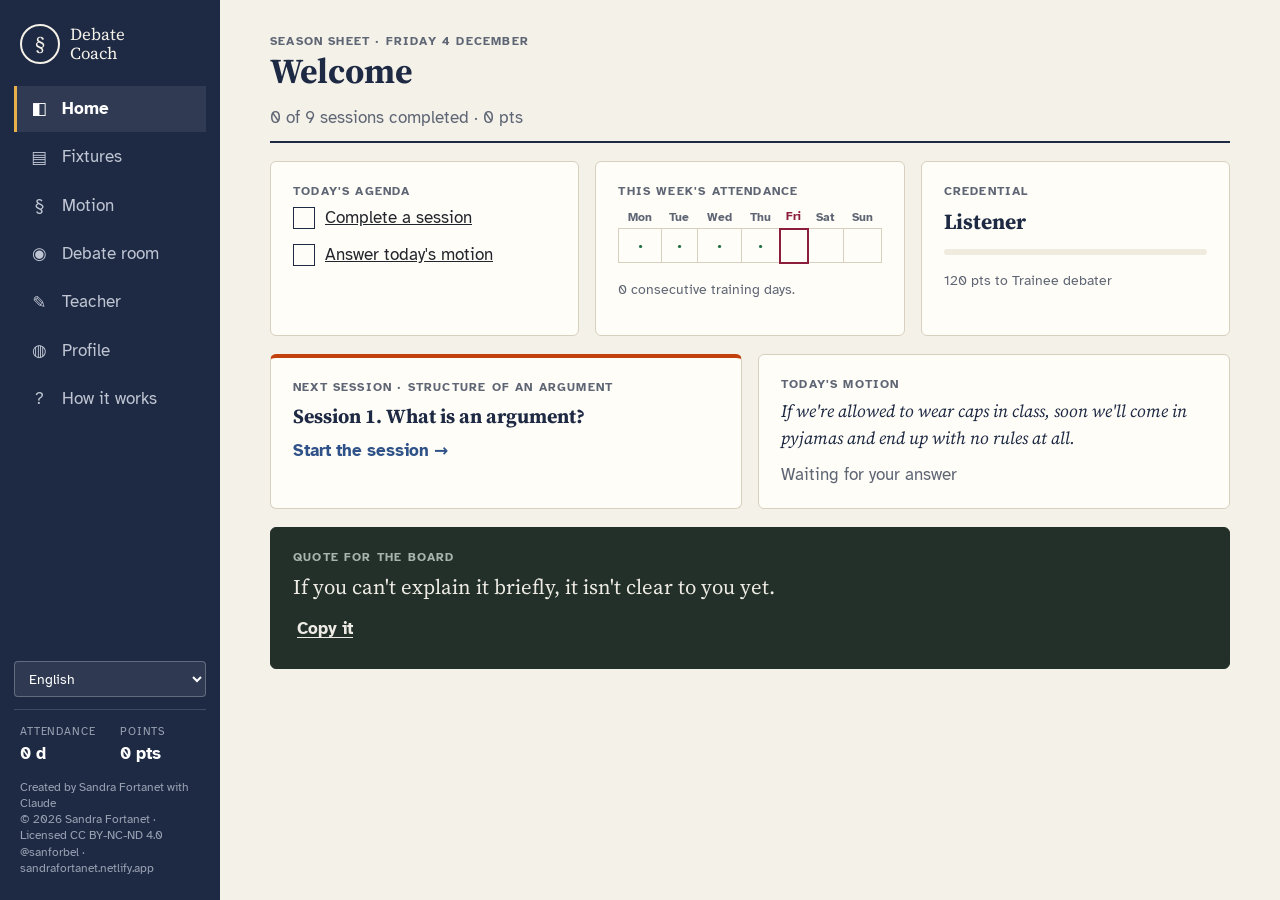
<file: index.html>
<!doctype html>
<html lang="ca-ES-valencia">
<head>
  <meta charset="utf-8">
  <meta name="viewport" content="width=device-width, initial-scale=1">
  <title>Entrenador de Debat</title>
  <meta name="description" content="Entrenador de Debat: jornades d'argumentació, moció del dia amb papereta del jurat, sala de debat i panell docent. En valencià, castellà, anglés i francés. Creat per Sandra Fortanet amb Claude.">
  <meta name="author" content="Sandra Fortanet, amb Claude (Anthropic)">
  <meta name="copyright" content="© 2026 Sandra Fortanet. Llicència CC BY-NC-ND 4.0.">
  <meta name="theme-color" content="#1E2A44">
  <link rel="icon" href="data:image/svg+xml,<svg xmlns='http://www.w3.org/2000/svg' viewBox='0 0 100 100'><rect width='100' height='100' rx='14' fill='%231E2A44'/><text x='50' y='70' font-size='60' text-anchor='middle' fill='%23F7F4EC' font-family='Georgia,serif'>§</text></svg>">
  <link rel="preconnect" href="https://fonts.googleapis.com">
  <link rel="preconnect" href="https://fonts.gstatic.com" crossorigin>
  <link href="https://fonts.googleapis.com/css2?family=Atkinson+Hyperlegible:wght@400;700&family=Source+Serif+4:opsz,wght@8..60,500;8..60,700&display=swap" rel="stylesheet">
  <link rel="stylesheet" href="style.css">
  <link rel="author" href="https://sandrafortanet.netlify.app/">
  <link rel="license" href="https://creativecommons.org/licenses/by-nc-nd/4.0/">
</head>
<body>
  <a class="skip" href="#view">Salta al contingut</a>
  <aside class="sidebar">
    <a class="brand" href="#inici"><span class="seal" aria-hidden="true">§</span><span id="brandText">Entrenador<br>de Debat</span></a>
    <nav class="nav" id="nav" aria-label="Navegació principal"></nav>
    <div class="side-foot">
      <div class="side-lang" id="sideLang"></div>
      <div class="side-stats" id="sideStats"></div>
      <p class="side-credit" id="sideCredit"></p>
    </div>
  </aside>

  <main id="view" tabindex="-1"></main>

  <dialog id="howDialog" aria-labelledby="howTitle">
    <h2 id="howTitle"></h2>
    <div id="howBody"></div>
    <div class="row"><button class="primary" id="howClose"></button></div>
  </dialog>

  <noscript><p style="padding:2rem">Esta aplicació necessita JavaScript. · This app requires JavaScript.</p></noscript>

  <script src="js/content.js"></script>
  <script src="js/content.es.js"></script>
  <script src="js/content.en.js"></script>
  <script src="js/content.fr.js"></script>
  <script src="js/i18n.js"></script>
  <script src="js/store.js"></script>
  <script src="js/lesson.js"></script>
  <script src="js/arena.js"></script>
  <script src="js/sala.js"></script>
  <script src="js/app.js"></script>
</body>
</html>
</file>
<file: style.css>
/* Entrenador de Debat · estètica de document de lliga de debat */
:root {
  --bg: #F4F1E8;
  --paper: #FFFDF7;
  --paper-2: #F0EBDF;
  --ink: #1E2A44;
  --text: #22252B;
  --muted: #5E6574;
  --rule: #D8D0BF;
  --accent: #8C1D3B;
  --accent-ink: #FFFFFF;
  --ok: #1F6F43;
  --ok-bg: #E4F1E8;
  --ko: #B42318;
  --ko-bg: #FBE9E7;
  --info: #2F5288;
  --info-bg: #E6ECF5;
  --hi: #FFE58A;
  --radius: 6px;
  --font: "Atkinson Hyperlegible", system-ui, -apple-system, "Segoe UI", Roboto, sans-serif;
  --serif: "Source Serif 4", Georgia, "Times New Roman", serif;
  color-scheme: light;
}
@media (prefers-color-scheme: dark) {
  :root:not([data-theme="light"]) {
    --bg: #11151D; --paper: #191F2B; --paper-2: #222A38; --ink: #E7E3D8; --text: #E7E3D8; --muted: #A3A9B6; --rule: #343D4E;
    --accent: #E07A93; --accent-ink: #11151D; --ok: #6CC596; --ok-bg: #17321F; --ko: #F2877B; --ko-bg: #3A1A17; --info: #93B2E0; --info-bg: #1C2940; --hi: #6B5A12;
    color-scheme: dark;
  }
}
:root[data-theme="dark"] {
  --bg: #11151D; --paper: #191F2B; --paper-2: #222A38; --ink: #E7E3D8; --text: #E7E3D8; --muted: #A3A9B6; --rule: #343D4E;
  --accent: #E07A93; --accent-ink: #11151D; --ok: #6CC596; --ok-bg: #17321F; --ko: #F2877B; --ko-bg: #3A1A17; --info: #93B2E0; --info-bg: #1C2940; --hi: #6B5A12;
  color-scheme: dark;
}

* { box-sizing: border-box; }
html { -webkit-text-size-adjust: 100%; }
body { margin: 0; font-family: var(--font); background: var(--bg); color: var(--text); line-height: 1.55; font-size: 17px; display: grid; grid-template-columns: 220px 1fr; min-height: 100vh; }
h1, h2, h3 { font-family: var(--serif); color: var(--ink); line-height: 1.2; margin: 0 0 .35em; font-weight: 700; }
h1 { font-size: clamp(1.6rem, 3vw, 2.2rem); }
a { color: inherit; }
button, input, select, textarea { font: inherit; color: inherit; }
button { cursor: pointer; }
button:disabled { cursor: not-allowed; opacity: .5; }
:focus-visible { outline: 3px solid var(--info); outline-offset: 2px; }
code { background: var(--paper-2); padding: .1em .35em; border-radius: 4px; }
.skip { position: absolute; left: -999px; top: 8px; background: var(--paper); padding: 8px 12px; z-index: 50; }
.skip:focus { left: 8px; }
.muted { color: var(--muted); }
.small { font-size: .9rem; }
.center { text-align: center; justify-content: center; }
.tip { color: var(--muted); font-size: .92rem; margin: .2em 0 .7em; }
.doc-label, .kicker { display: block; font-size: .74rem; font-weight: 700; letter-spacing: .1em; text-transform: uppercase; color: var(--muted); margin: 0 0 .4em; }

/* ---------- Barra lateral ---------- */
.sidebar { position: sticky; top: 0; height: 100vh; display: flex; flex-direction: column; gap: 22px; padding: 24px 14px; background: var(--ink); color: #E9E6DD; }
:root[data-theme="dark"] .sidebar { background: #0B0E14; }
@media (prefers-color-scheme: dark) { :root:not([data-theme="light"]) .sidebar { background: #0B0E14; } }
.brand { display: flex; gap: 10px; align-items: center; text-decoration: none; font-family: var(--serif); font-size: 1.05rem; line-height: 1.15; padding: 0 6px; color: #F4F1E8; }
.seal { width: 40px; height: 40px; border: 2px solid #F4F1E8; border-radius: 50%; display: grid; place-items: center; font-size: 1.3rem; font-family: var(--serif); flex: none; }
.nav { display: flex; flex-direction: column; gap: 2px; }
.nav a { display: flex; align-items: center; gap: 12px; padding: 10px 12px; text-decoration: none; color: #BFC5D2; border-left: 3px solid transparent; }
.nav a span { width: 1.3rem; text-align: center; font-size: 1.05rem; }
.nav a em { font-style: normal; }
.nav a em i { font-style: normal; }
.nav .nav-short { display: none; }
.nav a:hover { color: #fff; background: rgba(255,255,255,.06); }
.nav a.on { color: #fff; border-left-color: #E8B04B; background: rgba(255,255,255,.08); font-weight: 700; }
.side-foot { margin-top: auto; display: grid; gap: 12px; }
.side-lang .lang-select { width: 100%; background: rgba(255,255,255,.08); color: #fff; border: 1px solid rgba(255,255,255,.25); padding: 7px 10px; font-size: .9rem; }
.side-lang .lang-select option { color: #1E2A44; }
.side-credit { margin: 0; font-size: .75rem; line-height: 1.35; padding: 0 6px; }
.side-credit a { color: #9AA2B3; text-decoration: none; }
.side-credit a:hover { color: #fff; text-decoration: underline; }
.head-with-lang { display: flex; justify-content: space-between; align-items: flex-end; gap: 12px; flex-wrap: wrap; }
.head-with-lang .lang-select { width: auto; padding: 6px 10px; font-size: .9rem; }
.mobile-lang { display: none; }
.credits { border-left: 5px solid var(--accent); }
.copyright { font-weight: 700; color: var(--ink); }
.author-links a { color: var(--info); font-weight: 700; }
.side-stats { display: grid; grid-template-columns: 1fr 1fr; gap: 8px; border-top: 1px solid rgba(255,255,255,.15); padding-top: 14px; }
.side-stats span { display: flex; flex-direction: column; padding: 0 6px; }
.side-stats small { font-size: .68rem; letter-spacing: .08em; text-transform: uppercase; color: #9AA2B3; }
.side-stats b { color: #fff; }

main { padding: 32px clamp(16px, 4vw, 48px) 60px; min-width: 0; outline: none; }
.page { max-width: 960px; margin: 0 auto; display: grid; gap: 18px; }
.page-head { border-bottom: 2px solid var(--ink); padding-bottom: 10px; }
.page-head p { margin: 0; color: var(--muted); }

/* ---------- Documents i components ---------- */
.doc, .card { background: var(--paper); border: 1px solid var(--rule); border-radius: var(--radius); padding: 20px 22px; min-width: 0; display: block; text-decoration: none; }
.doc-title { font-size: clamp(1.4rem, 3vw, 1.9rem); }
.link-card { transition: border-color .15s; }
.link-card:hover { border-color: var(--ink); }
.row { display: flex; gap: 10px; align-items: center; margin-top: 12px; }
.row.wrap { flex-wrap: wrap; }
.bar { display: flex; justify-content: space-between; align-items: center; gap: 10px; }
.grid2 { display: grid; grid-template-columns: repeat(auto-fit, minmax(220px, 1fr)); gap: 12px; margin-bottom: 12px; }
label { display: flex; flex-direction: column; gap: 6px; font-weight: 700; font-size: .95rem; }
label.check { flex-direction: row; align-items: flex-start; gap: 10px; font-weight: 400; margin: 10px 0; }
label.check input { margin-top: .3em; width: 18px; height: 18px; accent-color: var(--ink); }
input[type=text], input:not([type]), input[type=number], select, textarea { width: 100%; padding: 10px 12px; border-radius: 4px; border: 1px solid var(--rule); background: var(--paper); }
textarea { resize: vertical; line-height: 1.6; }
input:focus, select:focus, textarea:focus { border-color: var(--ink); outline: 2px solid color-mix(in srgb, var(--info) 35%, transparent); }

.primary, .secondary, .danger-btn, .file-btn, .small-btn { border-radius: 4px; padding: 10px 18px; font-weight: 700; border: 1.5px solid var(--ink); text-decoration: none; display: inline-block; }
.primary { background: var(--ink); color: var(--paper); }
.primary:hover:not(:disabled) { filter: brightness(1.15); }
.secondary, .file-btn { background: transparent; color: var(--ink); }
.secondary:hover, .file-btn:hover { background: var(--paper-2); }
.file-btn { width: fit-content; cursor: pointer; }
.small-btn { padding: 5px 12px; font-size: .88rem; }
.danger-btn { background: transparent; color: var(--ko); border-color: var(--ko); }
.text-btn, .ghost-btn { background: none; border: 0; color: var(--info); font-weight: 700; text-decoration: underline; text-underline-offset: 3px; padding: 6px 4px; }
.icon-btn { background: none; border: 0; color: var(--muted); padding: 6px; }
.badge { border: 1px solid var(--rule); border-radius: 3px; padding: 2px 8px; font-size: .85rem; color: var(--muted); }
.ex-flag { display: inline-block; font-size: .7rem; font-weight: 700; letter-spacing: .08em; text-transform: uppercase; border: 1px solid var(--accent); color: var(--accent); padding: 1px 6px; border-radius: 3px; }

.meter, .bar-track { height: 6px; background: var(--paper-2); overflow: hidden; margin: 10px 0 6px; border-radius: 3px; }
.meter span, .bar-track span { display: block; height: 100%; background: var(--ink); transition: width .5s ease; }

.toast { position: fixed; left: 50%; bottom: 24px; transform: translate(-50%, 20px); opacity: 0; background: var(--ink); color: var(--paper); padding: 11px 18px; border-radius: 4px; z-index: 100; transition: .25s; max-width: calc(100vw - 32px); text-align: center; }
.toast.show { opacity: 1; transform: translate(-50%, 0); }
dialog { border: 1px solid var(--rule); border-radius: var(--radius); background: var(--paper); color: var(--text); max-width: 640px; width: calc(100vw - 32px); padding: 24px; }
dialog::backdrop { background: rgba(0,0,0,.45); }

.table-wrap { overflow-x: auto; }
.table { width: 100%; border-collapse: collapse; font-size: .95rem; }
.table th, .table td { text-align: left; padding: 9px 10px; border-bottom: 1px solid var(--rule); vertical-align: top; }
.table th { color: var(--muted); font-size: .74rem; text-transform: uppercase; letter-spacing: .08em; border-bottom: 2px solid var(--ink); }

/* ---------- Inici ---------- */
.home-grid { display: grid; grid-template-columns: repeat(3, 1fr); gap: 16px; }
.home-grid.two { grid-template-columns: 1fr 1fr; }
.checklist { list-style: none; padding: 0; margin: 0; display: grid; gap: 10px; }
.checklist li { display: flex; gap: 10px; align-items: center; }
.checklist .cb { width: 22px; height: 22px; border: 1.5px solid var(--ink); display: grid; place-items: center; font-weight: 700; flex: none; color: var(--ok); }
.checklist li.done a { text-decoration: line-through; color: var(--muted); }
.attendance { width: 100%; border-collapse: collapse; text-align: center; }
.attendance th { font-size: .75rem; color: var(--muted); font-weight: 700; padding: 2px; }
.attendance td { border: 1px solid var(--rule); height: 34px; font-weight: 700; color: var(--ok); }
.attendance .today { color: var(--accent); }
.attendance td.today { border: 2px solid var(--accent); }
.credential b { font-family: var(--serif); font-size: 1.35rem; color: var(--ink); }
.task-card { border-left: 5px solid var(--unit); }
.task-card.today { background: color-mix(in srgb, var(--unit) 7%, var(--paper)); }
.link-card b, .next-card b { display: block; font-family: var(--serif); font-size: 1.25rem; color: var(--ink); margin-bottom: 6px; }
.next-card { border-top: 4px solid var(--unit, var(--ink)); }
.next-card .go { color: var(--info); font-weight: 700; }
.motion-text { font-family: var(--serif); font-size: clamp(1.2rem, 2.5vw, 1.5rem); color: var(--ink); margin: .2em 0 .6em; font-style: italic; }
.motion-text.small { font-size: 1.08rem; }
.pissarra { background: #23302A; color: #EDEBE3; border-color: #23302A; }
.pissarra .doc-label { color: #A8B5AC; }
.pissarra p:not(.doc-label) { font-family: var(--serif); font-size: 1.3rem; margin: .2em 0 .3em; }
.pissarra .text-btn { color: #EDEBE3; }

/* ---------- Calendari ---------- */
.block { border-top: 5px solid var(--unit); }
.block-head { display: flex; align-items: baseline; gap: 12px; flex-wrap: wrap; margin-bottom: 8px; }
.block-head h2 { margin: 0; font-size: 1.35rem; }
.block-head .muted { margin-left: auto; }
.block-num { font-size: .74rem; font-weight: 700; letter-spacing: .1em; text-transform: uppercase; color: var(--unit); }
:root[data-theme="dark"] .block-num { color: var(--muted); }
.fixtures td:first-child { width: 70px; font-family: var(--serif); font-weight: 700; }
.fixtures td:last-child { text-align: right; width: 120px; }
.fixtures tr.played .state, .fixtures tr.played .m-state { color: var(--ok); font-weight: 700; }
.m-state { display: none; }
.fixtures tr.next { background: color-mix(in srgb, var(--unit) 7%, transparent); }
.fixtures tr.locked { color: var(--muted); }

/* ---------- Jornada ---------- */
body.in-lesson { grid-template-columns: 1fr; }
body.in-lesson .sidebar { display: none; }
body.in-lesson main { padding: 0; }
.lesson { min-height: 100vh; display: flex; flex-direction: column; max-width: 780px; margin: 0 auto; background: var(--paper); border-left: 1px solid var(--rule); border-right: 1px solid var(--rule); }
.lesson-top { display: flex; align-items: center; gap: 12px; padding: 14px 20px; border-bottom: 2px solid var(--ink); position: sticky; top: 0; background: var(--paper); z-index: 5; }
.lesson-title { flex: 1; min-width: 0; }
.lesson-title .kicker { margin: 0; }
.lesson-title b { font-family: var(--serif); color: var(--ink); display: block; white-space: nowrap; overflow: hidden; text-overflow: ellipsis; }
.pts { font-weight: 700; white-space: nowrap; font-variant-numeric: tabular-nums; }
.step-line { display: flex; align-items: center; gap: 12px; padding: 8px 20px; font-size: .85rem; color: var(--muted); }
.step-line span:first-child { white-space: nowrap; }
.progress { flex: 1; height: 4px; background: var(--paper-2); }
.progress span { display: block; height: 100%; width: 0; background: var(--unit); transition: width .4s ease; }
.lesson-body { flex: 1; padding: 10px 24px 30px; }
.lesson-foot { position: sticky; bottom: 0; padding: 14px 24px 18px; background: var(--paper); border-top: 1px solid var(--rule); display: flex; justify-content: flex-end; gap: 10px; flex-wrap: wrap; }
.ex-head { display: flex; gap: 8px; align-items: center; margin-top: 8px; }
.ex-type { font-size: .74rem; font-weight: 700; letter-spacing: .1em; text-transform: uppercase; color: var(--unit); }
:root[data-theme="dark"] .ex-type { color: var(--muted); }
.step-prompt { font-size: clamp(1.2rem, 2.6vw, 1.45rem); margin: 10px 0 18px; }

.lesson .doc { border: 0; padding: 10px 0; background: none; }
.fitxa { display: grid; grid-template-columns: 140px 1fr; margin: 16px 0 0; border-top: 1px solid var(--rule); }
.fitxa dt, .fitxa dd { margin: 0; padding: 10px 0; border-bottom: 1px solid var(--rule); }
.fitxa dt { font-size: .78rem; font-weight: 700; letter-spacing: .08em; text-transform: uppercase; color: var(--muted); }
.reglament .article { margin: 0 0 14px; font-size: 1.07rem; }
.reglament .article span { font-family: var(--serif); font-weight: 700; color: var(--unit); margin-right: 4px; }
:root[data-theme="dark"] .reglament .article span { color: var(--ink); }

.transcript-doc { border-left: 3px solid var(--rule); padding: 4px 0 4px 16px; margin: 6px 0 8px; font-family: var(--serif); }
.transcript-doc p { margin: .5em 0; }
.speaker { font-family: var(--font); font-weight: 700; font-size: .85rem; letter-spacing: .06em; color: var(--muted); }

.options { display: grid; gap: 8px; }
.opt { text-align: left; background: var(--paper); border: 1px solid var(--rule); border-radius: 4px; padding: 12px 14px; display: flex; gap: 12px; align-items: baseline; }
.opt:hover:not(:disabled) { border-color: var(--ink); }
.opt .letter { flex: none; font-family: var(--serif); font-weight: 700; color: var(--muted); }
.opt .box { flex: none; width: 16px; height: 16px; border: 1.5px solid var(--ink); align-self: center; }
.opt.sel, .vs-card.sel { border-color: var(--info); box-shadow: inset 3px 0 0 var(--info); background: var(--info-bg); }
.opt.sel .box { background: var(--info); border-color: var(--info); }
.opt.right, .vs-card.right, .slot.right { border-color: var(--ok) !important; background: var(--ok-bg) !important; box-shadow: inset 3px 0 0 var(--ok); }
.opt.wrong, .vs-card.wrong, .slot.wrong { border-color: var(--ko) !important; background: var(--ko-bg) !important; box-shadow: inset 3px 0 0 var(--ko); }
.lesson button:disabled { opacity: 1; cursor: default; }

.vs { display: grid; grid-template-columns: 1fr 1fr; gap: 14px; }
.vs-card { background: var(--paper); border: 1px solid var(--rule); border-radius: 4px; padding: 14px 16px 16px; text-align: left; font-family: var(--serif); font-size: 1.08rem; }
.vs-tag { display: block; font-family: var(--font); font-size: .72rem; letter-spacing: .1em; text-transform: uppercase; font-weight: 700; color: var(--muted); margin-bottom: 6px; }

.tap-text { font-family: var(--serif); font-size: 1.2rem; line-height: 2.1; margin: 0; }
.frag { background: none; border: 0; border-bottom: 2px dashed var(--muted); padding: 0 2px; font: inherit; color: inherit; }
.frag:hover:not(:disabled) { background: color-mix(in srgb, var(--hi) 45%, transparent); }
.frag.sel { background: var(--hi); border-bottom-color: transparent; }
:root[data-theme="dark"] .frag.sel { color: #fff; }
.frag.right { background: var(--ok-bg); border-bottom: 2px solid var(--ok); }
.frag.wrong { background: var(--ko-bg); border-bottom: 2px solid var(--ko); text-decoration: line-through; }

.schema { width: 100%; border-collapse: collapse; margin-bottom: 14px; }
.schema th { text-align: left; width: 150px; font-size: .78rem; letter-spacing: .08em; text-transform: uppercase; color: var(--muted); padding: 6px 10px 6px 0; vertical-align: middle; }
.schema td { padding: 5px 0; }
.slot { width: 100%; min-height: 46px; border: 1px solid var(--rule); background: var(--paper); text-align: left; padding: 10px 12px; border-radius: 4px; font-family: var(--serif); }
.slot.empty { border-style: dashed; color: var(--muted); font-family: var(--font); font-style: italic; }
.chips-pool { display: flex; flex-wrap: wrap; gap: 8px; }
.chip-btn { background: var(--paper-2); border: 1px solid var(--rule); border-radius: 4px; padding: 8px 12px; text-align: left; }
.chip-btn:hover:not(:disabled) { border-color: var(--ink); }
.chip-btn.used { display: none; }
.chip-btn.small { padding: 4px 10px; font-size: .85rem; }

.sort-wrap { overflow-x: auto; }
.sort-table { width: 100%; border-collapse: collapse; }
.sort-table th { font-size: .74rem; letter-spacing: .06em; text-transform: uppercase; color: var(--muted); border-bottom: 2px solid var(--ink); padding: 8px; text-align: center; }
.sort-table th:first-child { text-align: left; }
.sort-table td { border-bottom: 1px solid var(--rule); padding: 9px 8px; }
.sort-table td:first-child { font-family: var(--serif); }
.sort-table .cell { text-align: center; width: 120px; }
.sort-table tr.right td { background: var(--ok-bg); }
.sort-table tr.wrong td { background: var(--ko-bg); }
.mark { width: 30px; height: 30px; border: 1.5px solid var(--ink); background: var(--paper); border-radius: 3px; font-weight: 700; color: var(--ink); padding: 0; }
.mark.on { background: var(--ink); color: var(--paper); }

.verdict { width: 100%; display: grid; grid-template-columns: auto 1fr auto; gap: 10px 14px; align-items: center; }
.stamp { font-family: var(--serif); font-weight: 700; text-transform: uppercase; letter-spacing: .12em; border: 2.5px solid currentColor; padding: 4px 12px; transform: rotate(-3deg); font-size: .95rem; }
.verdict.ok .stamp { color: var(--ok); }
.verdict.ko .stamp { color: var(--ko); }
.verdict.neutral .stamp { color: var(--info); }
.verdict-sub { color: var(--muted); }
.verdict-actions { display: flex; gap: 10px; align-items: center; flex-wrap: wrap; justify-content: flex-end; }
.verdict-note { grid-column: 1 / -1; margin: 0; padding: 10px 14px; background: var(--paper-2); border-left: 3px solid var(--ink); }

.acta-table tr.first td:last-child { color: var(--ok); font-weight: 700; }
.acta-table tr.solved td:last-child { color: var(--ko); }
.acta-sum { margin: 14px 0; }
.conclusio { border: 2px solid var(--ink); padding: 16px 18px; margin: 18px 0; }
.conclusio-text { font-family: var(--serif); font-size: 1.3rem; color: var(--ink); margin: 0 0 .5em; }
.ref { color: var(--muted); font-size: .88rem; margin: 0; }
.revisar { margin: 18px 0; }
.rev-item { border-left: 3px solid var(--ko); padding: 6px 12px; margin-bottom: 10px; }
.rev-item p { margin: .2em 0 0; color: var(--muted); }
.acta-foot { display: grid; grid-template-columns: 1fr 1fr; gap: 14px; border-top: 1px solid var(--rule); padding-top: 14px; }
.acta-foot > div { display: flex; flex-direction: column; gap: 2px; }
.acta-foot b { font-family: var(--serif); color: var(--ink); }
.acta-foot small { color: var(--muted); }

/* ---------- Moció i papereta ---------- */
.motion { border-left: 5px solid var(--accent); }
.position { border: 0; padding: 0; margin: 6px 0 0; display: flex; gap: 8px; flex-wrap: wrap; align-items: center; }
.position legend { font-weight: 700; margin-bottom: 8px; }
.position button { border: 1.5px solid var(--ink); background: transparent; border-radius: 4px; padding: 8px 18px; font-weight: 700; }
.position button.sel { background: var(--ink); color: var(--paper); }
.coach-row { display: flex; justify-content: space-between; gap: 10px; align-items: center; margin-top: 8px; flex-wrap: wrap; }
.margin-note { font-family: var(--serif); font-style: italic; color: var(--info); border-left: 3px solid var(--info); padding-left: 10px; }
.wc { color: var(--muted); font-size: .9rem; }
.peer-text { white-space: pre-wrap; font-family: var(--serif); background: var(--paper-2); padding: 12px 14px; }
.ballot-input td { text-align: center; }
.ballot-input td:first-child { text-align: left; }
.ballot { border-top: 6px double var(--ink); }
.ballot-head { display: grid; grid-template-columns: 1fr auto; gap: 18px; align-items: start; border-bottom: 1px solid var(--rule); padding-bottom: 14px; margin-bottom: 8px; }
.ballot-total { border: 2px solid var(--ink); padding: 10px 18px; text-align: center; min-width: 150px; }
.ballot-total b { display: block; font-family: var(--serif); font-size: 2.6rem; line-height: 1; color: var(--ink); }
.ballot-total b small { font-size: 1rem; color: var(--muted); }
.decision { display: block; margin-top: 6px; font-weight: 700; color: var(--accent); font-size: .9rem; }
.dots { letter-spacing: 3px; color: var(--ink); }
.ballot-section { margin-top: 16px; }
.ballot-section p:not(.doc-label) { margin: 0; }
.ballot-section.question p:not(.doc-label) { font-family: var(--serif); font-size: 1.15rem; font-style: italic; color: var(--ink); }
.question { border-left: 4px solid var(--accent); padding-left: 14px; }
details.doc summary { cursor: pointer; font-weight: 700; }
details.doc[open] summary { margin-bottom: 8px; }

/* ---------- Sala ---------- */
.tabs { display: flex; gap: 0; border-bottom: 1px solid var(--rule); flex-wrap: wrap; }
.tabs button { border: 0; background: transparent; padding: 10px 16px; font-weight: 700; color: var(--muted); border-bottom: 3px solid transparent; margin-bottom: -1px; }
.tabs button.on { color: var(--ink); border-bottom-color: var(--ink); }
.turns { display: grid; gap: 8px; }
.turn-row { display: grid; grid-template-columns: 1fr 90px auto auto; gap: 8px; align-items: center; }
.turn-layout { display: grid; grid-template-columns: 1.3fr 1fr; gap: 16px; align-items: start; }
.mission { background: var(--paper-2); padding: 10px 12px; margin-top: 0; border-left: 3px solid var(--ink); }
.timer-wrap { text-align: center; margin: 6px 0 4px; }
.big-timer { font-family: var(--serif); font-size: clamp(3rem, 9vw, 5rem); font-weight: 700; font-variant-numeric: tabular-nums; line-height: 1; color: var(--ink); }
.big-timer.warn { color: #B7791F; }
.big-timer.over { color: var(--ko); }
.mic { border: 1.5px solid var(--ink); background: transparent; border-radius: 4px; padding: 9px 16px; font-weight: 700; }
.mic.on { background: var(--ko); color: #fff; border-color: var(--ko); }
.transcript { min-height: 90px; background: var(--paper-2); padding: 12px; margin: 10px 0; white-space: pre-wrap; font-family: var(--serif); }
.stats { display: flex; gap: 8px; flex-wrap: wrap; margin-top: 8px; }
.stats span { border: 1px solid var(--rule); padding: 3px 10px; font-size: .88rem; border-radius: 3px; }
.rubric { display: grid; gap: 2px; margin-bottom: 10px; }
.r-line { display: flex; justify-content: space-between; align-items: center; gap: 10px; padding: 8px 0; border-bottom: 1px solid var(--rule); }
.r-line small { display: block; color: var(--muted); font-size: .82rem; }
.seg { display: flex; gap: 4px; }
.seg button { border: 1.5px solid var(--ink); background: transparent; border-radius: 3px; min-width: 36px; padding: 5px 8px; font-weight: 700; }
.seg button.sel { background: var(--ink); color: var(--paper); }
.plan { text-align: left; max-width: 520px; margin: 14px auto; }
.hist { padding-left: 1.2em; margin: 0; display: grid; gap: 6px; }
.row.center { justify-content: center; }
.score-hero { display: flex; gap: 22px; align-items: center; background: var(--paper); border: 1px solid var(--rule); border-top: 6px double var(--ink); padding: 20px; }
.score-hero p { margin: .2em 0; }
.score-num { flex: none; border: 2px solid var(--ink); padding: 10px 18px; text-align: center; }
.score-num b { display: block; font-family: var(--serif); font-size: 2.6rem; line-height: 1; color: var(--ink); }
.score-num span { font-size: .75rem; letter-spacing: .1em; text-transform: uppercase; color: var(--muted); }

/* ---------- Docent i perfil ---------- */
.days { border: 0; padding: 0; margin: 8px 0; display: flex; gap: 6px; flex-wrap: wrap; }
.days legend { font-weight: 700; margin-bottom: 6px; font-size: .95rem; }
.day { flex-direction: row; }
.day input { position: absolute; opacity: 0; }
.day span { width: 44px; height: 40px; border: 1.5px solid var(--ink); border-radius: 3px; display: grid; place-items: center; font-weight: 700; cursor: pointer; }
.day input:checked + span { background: var(--ink); color: var(--paper); }
.day input:focus-visible + span { outline: 3px solid var(--info); outline-offset: 2px; }
.link-out { display: flex; gap: 8px; margin-top: 12px; }
.tips { padding-left: 1.2em; display: grid; gap: 8px; margin: 0; }
.badge-card { max-width: 380px; text-align: center; border: 1px solid var(--rule); border-top: 14px solid var(--ink); position: relative; padding-top: 30px; }
.lanyard { position: absolute; top: -14px; left: 50%; width: 50px; height: 10px; margin-left: -25px; background: var(--paper); border-radius: 0 0 6px 6px; }
.badge-card h2 { font-size: 1.6rem; margin: 6px 0 2px; }
.badge-rank { font-weight: 700; color: var(--accent); margin: 0; text-transform: uppercase; letter-spacing: .08em; font-size: .9rem; }
.ranks { padding-left: 1.4em; margin: 0; display: grid; gap: 4px; }
.ranks li { color: var(--muted); padding: 4px 0; }
.ranks li.on { color: var(--ink); font-weight: 700; }
.ranks small { color: var(--muted); font-weight: 400; margin-left: 8px; }

/* ---------- Responsiu ---------- */
@media (max-width: 900px) {
  .home-grid { grid-template-columns: 1fr 1fr; }
  .turn-layout { grid-template-columns: 1fr; }
}
@media (max-width: 720px) {
  body { grid-template-columns: 1fr; font-size: 16px; }
  .sidebar { position: fixed; bottom: 0; top: auto; left: 0; right: 0; height: auto; flex-direction: row; padding: 4px 2px calc(4px + env(safe-area-inset-bottom)); z-index: 20; }
  .brand, .side-foot { display: none; }
  .mobile-lang { display: block; }
  .nav { flex-direction: row; width: 100%; justify-content: space-around; gap: 0; }
  .nav a { flex-direction: column; gap: 1px; padding: 6px 1px; font-size: .62rem; text-align: center; line-height: 1.15; flex: 1; border-left: 0; border-top: 3px solid transparent; }
  .nav a.on { border-top-color: #E8B04B; }
  .nav .nav-long { display: none; }
  .nav .nav-short { display: inline; }
  main { padding: 20px 16px 96px; }
  .home-grid, .home-grid.two { grid-template-columns: 1fr; }
  .vs { grid-template-columns: 1fr; }
  .schema th { width: auto; display: block; padding-bottom: 0; }
  .schema td { display: block; }
  .schema tr { display: block; margin-bottom: 8px; }
  .sort-table .cell { width: 70px; }
  .lesson { border: 0; }
  .lesson-body, .lesson-foot { padding-left: 16px; padding-right: 16px; }
  .lesson-top { padding: 12px 16px; }
  .step-line { padding: 8px 16px; }
  .verdict { grid-template-columns: auto 1fr; }
  .verdict-actions { grid-column: 1 / -1; justify-content: stretch; }
  .verdict-actions .primary { flex: 1; }
  .lesson-foot > .primary, .lesson-foot > .secondary { flex: 1; }
  .ballot-head { grid-template-columns: 1fr; }
  .score-hero { flex-direction: column; text-align: center; }
  .fitxa { grid-template-columns: 1fr; }
  .fitxa dt { border-bottom: 0; padding-bottom: 0; }
  .acta-foot { grid-template-columns: 1fr; }
  .turn-row { grid-template-columns: 1fr 70px auto auto; }
  .link-out { flex-direction: column; }
  .fixtures td:last-child { width: auto; }
  .fixtures .state, .fixtures th:nth-child(3) { display: none; }
  .m-state { display: block; color: var(--muted); font-size: .85rem; }
  .fixtures td:first-child { width: 36px; }
}
@media (prefers-reduced-motion: reduce) {
  *, *::before, *::after { animation: none !important; transition: none !important; }
}
</file>
